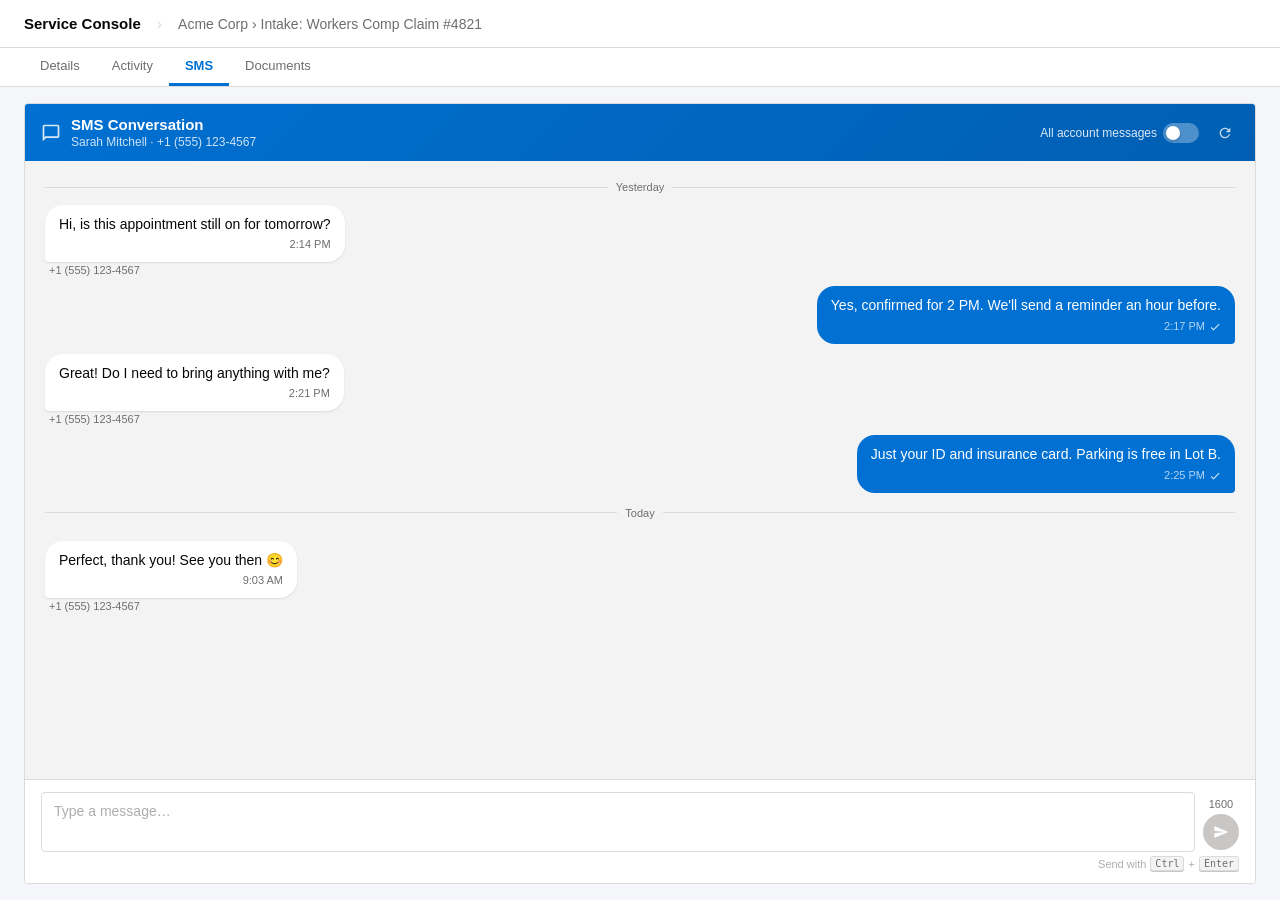
<file: preview/index.html>
<!DOCTYPE html>
<html lang="en">
<head>
<meta charset="UTF-8" />
<meta name="viewport" content="width=device-width, initial-scale=1.0" />
<title>SMS Messaging — FlexiPage Tab Preview</title>
<style>
  *, *::before, *::after { box-sizing: border-box; margin: 0; padding: 0; }
  body { font-family: 'Salesforce Sans', Arial, sans-serif; background: #f4f6f9; display: flex; flex-direction: column; height: 100vh; overflow: hidden; }

  /* ── Simulated Salesforce chrome ── */
  .page-chrome { background:#fff; border-bottom:1px solid #dddbda; padding:0 1.5rem; display:flex; align-items:center; gap:1rem; height:48px; flex-shrink:0; }
  .page-chrome .app-name { font-weight:700; font-size:.9375rem; color:#080707; }
  .page-chrome .record-name { font-size:.875rem; color:#706e6b; }
  .page-chrome .sep { color:#dddbda; }
  .tab-bar { background:#fff; border-bottom:1px solid #dddbda; display:flex; align-items:flex-end; padding:0 1.5rem; flex-shrink:0; }
  .tab { padding:.625rem 1rem; font-size:.8125rem; color:#706e6b; cursor:pointer; border-bottom:3px solid transparent; white-space:nowrap; }
  .tab.active { color:#0070d2; font-weight:600; border-bottom-color:#0070d2; }
  .tab-content { flex:1 1 auto; padding:1rem 1.5rem; overflow:hidden; display:flex; flex-direction:column; }

  /* ── SMS Panel ── */
  .sms-panel { display:flex; flex-direction:column; flex:1 1 auto; background:#fff; border:1px solid #dddbda; border-radius:4px; overflow:hidden; }

  /* Header */
  .sms-panel-header { background:linear-gradient(135deg,#0070d2 0%,#005fb2 100%); padding:.75rem 1rem; display:flex; align-items:center; justify-content:space-between; gap:.75rem; flex-shrink:0; }
  .header-left { display:flex; align-items:center; gap:.625rem; min-width:0; }
  .header-icon { width:20px; height:20px; fill:rgba(255,255,255,.85); flex-shrink:0; }
  .sms-panel-title { color:#fff; font-size:.9375rem; font-weight:700; line-height:1.2; }
  .sms-contact-name { color:rgba(255,255,255,.8); font-size:.75rem; margin-top:1px; }
  .header-right { display:flex; align-items:center; gap:.75rem; flex-shrink:0; }

  /* Toggle */
  .toggle-wrap { display:flex; align-items:center; gap:.375rem; cursor:pointer; user-select:none; }
  .toggle-label { color:rgba(255,255,255,.85); font-size:.75rem; font-weight:500; white-space:nowrap; }
  .toggle-track { position:relative; width:36px; height:20px; background:rgba(255,255,255,.3); border-radius:10px; transition:background .2s; flex-shrink:0; }
  .toggle-track.on { background:#ffd700; }
  .toggle-thumb { position:absolute; top:3px; left:3px; width:14px; height:14px; background:#fff; border-radius:50%; transition:transform .2s; box-shadow:0 1px 3px rgba(0,0,0,.2); }
  .toggle-track.on .toggle-thumb { transform:translateX(16px); }
  .refresh-btn { background:none; border:none; cursor:pointer; color:rgba(255,255,255,.75); width:28px; height:28px; border-radius:50%; display:flex; align-items:center; justify-content:center; transition:background .15s; flex-shrink:0; }
  .refresh-btn:hover { background:rgba(255,255,255,.15); color:#fff; }
  .refresh-btn svg { width:16px; height:16px; fill:currentColor; }

  /* Info bar */
  .sms-info-bar { display:flex; align-items:center; gap:.375rem; padding:.375rem 1rem; background:#fef3e2; border-bottom:1px solid #f9c776; font-size:.75rem; color:#514f4d; flex-shrink:0; }
  .sms-info-bar svg { width:14px; height:14px; fill:#c07900; flex-shrink:0; }

  /* Thread */
  .sms-thread { flex:1 1 auto; overflow-y:auto; padding:1rem 1.25rem; background:#f3f3f3; display:flex; flex-direction:column; }
  .msg-list { list-style:none; display:flex; flex-direction:column; gap:.625rem; }

  .msg { display:flex; flex-direction:column; max-width:75%; }
  .msg.out, .msg.cross-out { align-self:flex-end; align-items:flex-end; }
  .msg.in,  .msg.cross-in  { align-self:flex-start; align-items:flex-start; }

  .bubble { padding:.5625rem .875rem; border-radius:18px; word-break:break-word; line-height:1.45; }
  .msg.out  .bubble { background:#0070d2; color:#fff; border-bottom-right-radius:4px; }
  .msg.in   .bubble { background:#fff; color:#080707; border-bottom-left-radius:4px; box-shadow:0 1px 2px rgba(0,0,0,.1); }

  /* Cross-record bubbles */
  .msg.cross-out .bubble { background:#54698d; color:#fff; border-bottom-right-radius:4px; }
  .msg.cross-in  .bubble { background:#fef3e2; color:#514f4d; border-bottom-left-radius:4px; border-left:3px solid #f9c776; box-shadow:0 1px 2px rgba(0,0,0,.08); }

  .bubble-body { margin:0 0 .2rem; font-size:.875rem; }
  .bubble-meta { display:flex; align-items:center; gap:4px; justify-content:flex-end; }
  .bubble-time { font-size:.6875rem; opacity:.7; white-space:nowrap; }
  .msg.in .bubble-time, .msg.cross-in .bubble-time { color:#706e6b; opacity:1; }
  .status-icon { width:12px; height:12px; fill:rgba(255,255,255,.85); }

  /* Cross-record badge */
  .cross-badge { display:inline-flex; align-items:center; gap:.25rem; padding:.125rem .5rem; border-radius:10px; background:rgba(84,105,141,.12); border:1px solid rgba(84,105,141,.25); font-size:.6875rem; color:#3e4f6b; font-weight:600; margin-bottom:3px; white-space:nowrap; max-width:100%; overflow:hidden; text-overflow:ellipsis; }
  .cross-badge svg { width:11px; height:11px; fill:#3e4f6b; flex-shrink:0; }
  .msg.cross-in .cross-badge { background:rgba(249,199,118,.2); border-color:rgba(249,199,118,.5); color:#7a5500; }
  .msg.cross-in .cross-badge svg { fill:#7a5500; }

  .sender-label { font-size:.6875rem; color:#706e6b; margin-top:2px; padding-left:4px; }
  .date-divider { display:flex; align-items:center; gap:.5rem; margin:.25rem 0 .75rem; }
  .date-divider::before, .date-divider::after { content:''; flex:1; height:1px; background:#dddbda; }
  .date-divider span { font-size:.6875rem; color:#706e6b; white-space:nowrap; }

  /* Compose */
  .sms-compose-footer { flex-shrink:0; padding:.75rem 1rem; background:#fff; border-top:1px solid #dddbda; }
  .compose-area { display:flex; align-items:flex-end; gap:.5rem; }
  .compose-input { flex:1; border:1px solid #dddbda; border-radius:4px; padding:.5rem .75rem; font-size:.875rem; font-family:inherit; resize:none; outline:none; height:60px; line-height:1.45; color:#080707; transition:border-color .15s; }
  .compose-input:focus { border-color:#0070d2; box-shadow:0 0 0 2px rgba(0,112,210,.2); }
  .compose-input::placeholder { color:#b0adab; }
  .compose-actions { display:flex; flex-direction:column; align-items:center; gap:4px; padding-bottom:2px; }
  .char-count { font-size:.6875rem; color:#706e6b; min-width:28px; text-align:center; }
  .send-btn { background:#0070d2; border:none; border-radius:50%; width:36px; height:36px; display:flex; align-items:center; justify-content:center; cursor:pointer; transition:background .15s; }
  .send-btn:hover { background:#005fb2; }
  .send-btn:disabled { background:#c9c7c5; cursor:not-allowed; }
  .send-btn svg { width:16px; height:16px; fill:#fff; }
  .hint-bar { display:flex; align-items:center; justify-content:flex-end; gap:4px; margin-top:4px; }
  .hint-bar span { font-size:.6875rem; color:#b0adab; }
  kbd { display:inline-block; padding:1px 4px; border:1px solid #dddbda; border-radius:3px; font-size:.625rem; font-family:monospace; background:#f3f3f3; color:#706e6b; box-shadow:0 1px 0 #c9c7c5; }
</style>
</head>
<body>

<div class="page-chrome">
  <span class="app-name">Service Console</span>
  <span class="sep">›</span>
  <span class="record-name">Acme Corp › Intake: Workers Comp Claim #4821</span>
</div>
<div class="tab-bar">
  <div class="tab">Details</div>
  <div class="tab">Activity</div>
  <div class="tab active">SMS</div>
  <div class="tab">Documents</div>
</div>

<div class="tab-content">
  <div class="sms-panel">

    <!-- Header -->
    <div class="sms-panel-header">
      <div class="header-left">
        <svg class="header-icon" viewBox="0 0 24 24"><path d="M20 2H4c-1.1 0-2 .9-2 2v18l4-4h14c1.1 0 2-.9 2-2V4c0-1.1-.9-2-2-2zm0 14H5.17L4 17.17V4h16v12z"/></svg>
        <div>
          <div class="sms-panel-title">SMS Conversation</div>
          <div class="sms-contact-name">Sarah Mitchell · +1 (555) 123-4567</div>
        </div>
      </div>
      <div class="header-right">
        <!-- Toggle -->
        <div class="toggle-wrap" onclick="toggleShowAll()">
          <span class="toggle-label">All account messages</span>
          <div class="toggle-track" id="toggleTrack">
            <div class="toggle-thumb"></div>
          </div>
        </div>
        <button class="refresh-btn" title="Refresh">
          <svg viewBox="0 0 24 24"><path d="M17.65 6.35C16.2 4.9 14.21 4 12 4c-4.42 0-7.99 3.58-7.99 8s3.57 8 7.99 8c3.73 0 6.84-2.55 7.73-6h-2.08c-.82 2.33-3.04 4-5.65 4-3.31 0-6-2.69-6-6s2.69-6 6-6c1.66 0 3.14.69 4.22 1.78L13 11h7V4l-2.35 2.35z"/></svg>
        </button>
      </div>
    </div>

    <!-- Info bar (hidden until toggle on) -->
    <div class="sms-info-bar" id="infoBar" style="display:none">
      <svg viewBox="0 0 24 24"><path d="M12 2C6.48 2 2 6.48 2 12s4.48 10 10 10 10-4.48 10-10S17.52 2 12 2zm1 15h-2v-6h2v6zm0-8h-2V7h2v2z"/></svg>
      <span>Showing all messages for this account &mdash; <strong>highlighted messages belong to other records</strong></span>
    </div>

    <!-- Thread -->
    <div class="sms-thread" id="thread">
      <div class="date-divider"><span>Yesterday</span></div>
      <ul class="msg-list" id="msgList">

        <li class="msg in">
          <div class="bubble"><p class="bubble-body">Hi, is this appointment still on for tomorrow?</p>
            <div class="bubble-meta"><span class="bubble-time">2:14 PM</span></div></div>
          <span class="sender-label">+1 (555) 123-4567</span>
        </li>

        <li class="msg out">
          <div class="bubble"><p class="bubble-body">Yes, confirmed for 2 PM. We'll send a reminder an hour before.</p>
            <div class="bubble-meta"><span class="bubble-time">2:17 PM</span>
              <svg class="status-icon" viewBox="0 0 24 24"><path d="M9 16.17L4.83 12l-1.42 1.41L9 19 21 7l-1.41-1.41z"/></svg>
            </div></div>
        </li>

        <li class="msg in">
          <div class="bubble"><p class="bubble-body">Great! Do I need to bring anything with me?</p>
            <div class="bubble-meta"><span class="bubble-time">2:21 PM</span></div></div>
          <span class="sender-label">+1 (555) 123-4567</span>
        </li>

        <li class="msg out">
          <div class="bubble"><p class="bubble-body">Just your ID and insurance card. Parking is free in Lot B.</p>
            <div class="bubble-meta"><span class="bubble-time">2:25 PM</span>
              <svg class="status-icon" viewBox="0 0 24 24"><path d="M9 16.17L4.83 12l-1.42 1.41L9 19 21 7l-1.41-1.41z"/></svg>
            </div></div>
        </li>

        <div class="date-divider"><span>Today</span></div>

        <li class="msg in">
          <div class="bubble"><p class="bubble-body">Perfect, thank you! See you then 😊</p>
            <div class="bubble-meta"><span class="bubble-time">9:03 AM</span></div></div>
          <span class="sender-label">+1 (555) 123-4567</span>
        </li>

      </ul>
    </div>

    <!-- Compose -->
    <div class="sms-compose-footer">
      <div class="compose-area">
        <textarea id="composeInput" class="compose-input" placeholder="Type a message…"
          oninput="updateCount()" onkeydown="handleKey(event)"></textarea>
        <div class="compose-actions">
          <span class="char-count" id="charCount">1600</span>
          <button class="send-btn" id="sendBtn" onclick="sendMessage()" disabled>
            <svg viewBox="0 0 24 24"><path d="M2.01 21L23 12 2.01 3 2 10l15 2-15 2z"/></svg>
          </button>
        </div>
      </div>
      <div class="hint-bar"><span>Send with</span><kbd>Ctrl</kbd><span>+</span><kbd>Enter</kbd></div>
    </div>

  </div>
</div>

<script>
  const thread = document.getElementById('thread');
  thread.scrollTop = thread.scrollHeight;

  let showAll = false;

  // Cross-record messages injected when toggle is ON
  const crossMsgs = [
    { dir:'cross-out', body:'Your renewal documents are ready for your review.',   time:'2:19 PM', record:'Matter: Acme Renewal 2025' },
    { dir:'cross-in',  body:'Thanks, I will take a look this afternoon.',          time:'2:20 PM', record:'Matter: Acme Renewal 2025', sender:'+1 (555) 123-4567' },
    { dir:'cross-out', body:'Following up on your general account inquiry — please let us know if you need anything else.', time:'9:45 AM', record:'Acme Corp (Account)' },
  ];

  function toggleShowAll() {
    showAll = !showAll;
    document.getElementById('toggleTrack').classList.toggle('on', showAll);
    document.getElementById('infoBar').style.display = showAll ? 'flex' : 'none';

    // Remove existing cross-record messages
    document.querySelectorAll('.cross-msg-item').forEach(el => el.remove());
    document.querySelectorAll('.cross-divider').forEach(el => el.remove());

    if (showAll) {
      const list = document.getElementById('msgList');

      // Insert first two cross messages after the first outbound bubble,
      // advancing the anchor each time to preserve order.
      let anchor = list.children[1];
      crossMsgs.slice(0, 2).forEach(m => {
        const li = buildCrossMsgEl(m);
        anchor.insertAdjacentElement('afterend', li);
        anchor = li;
      });

      // Append third cross message (today) at the end of the list
      list.appendChild(buildCrossMsgEl(crossMsgs[2]));
      thread.scrollTop = thread.scrollHeight;
    }
  }

  function buildCrossMsgEl(m) {
    const li = document.createElement('li');
    li.className = `msg ${m.dir} cross-msg-item`;
    const statusSvg = m.dir === 'cross-out'
      ? `<svg class="status-icon" viewBox="0 0 24 24"><path d="M9 16.17L4.83 12l-1.42 1.41L9 19 21 7l-1.41-1.41z"/></svg>`
      : '';
    const senderEl = m.sender ? `<span class="sender-label">${esc(m.sender)}</span>` : '';
    const recordIcon = `<svg viewBox="0 0 24 24"><path d="M20 6h-2.18c.07-.44.18-.88.18-1 0-2.21-1.79-4-4-4s-4 1.79-4 4c0 .12.11.56.18 1H8c-1.1 0-2 .9-2 2v12c0 1.1.9 2 2 2h12c1.1 0 2-.9 2-2V8c0-1.1-.9-2-2-2z"/></svg>`;
    li.innerHTML = `
      <div class="cross-badge">${recordIcon}${esc(m.record)}</div>
      <div class="bubble">
        <p class="bubble-body">${esc(m.body)}</p>
        <div class="bubble-meta"><span class="bubble-time">${m.time}</span>${statusSvg}</div>
      </div>${senderEl}`;
    return li;
  }

  function updateCount() {
    const v = document.getElementById('composeInput').value;
    document.getElementById('charCount').textContent = 1600 - v.length;
    document.getElementById('sendBtn').disabled = !v.trim();
  }

  function handleKey(e) {
    if (e.key === 'Enter' && (e.ctrlKey || e.metaKey)) { e.preventDefault(); sendMessage(); }
  }

  function sendMessage() {
    const input = document.getElementById('composeInput');
    const body  = input.value.trim();
    if (!body) return;
    appendMsg('out', body);
    input.value = '';
    updateCount();
    setTimeout(() => {
      appendMsg('in', 'Got it, thanks!', '+1 (555) 123-4567');
    }, 1600);
  }

  function appendMsg(dir, text, sender) {
    const now = new Date().toLocaleTimeString([], { hour:'2-digit', minute:'2-digit' });
    const li = document.createElement('li');
    li.className = `msg ${dir}`;
    const statusSvg = dir === 'out' ? `<svg class="status-icon" viewBox="0 0 24 24" style="fill:rgba(255,255,255,.6)"><path d="M12 2C6.48 2 2 6.48 2 12s4.48 10 10 10 10-4.48 10-10S17.52 2 12 2zm1 15h-2v-6h2v6zm0-8h-2V7h2v2z"/></svg>` : '';
    const senderEl = sender ? `<span class="sender-label">${esc(sender)}</span>` : '';
    li.innerHTML = `<div class="bubble"><p class="bubble-body">${esc(text)}</p><div class="bubble-meta"><span class="bubble-time">${now}</span>${statusSvg}</div></div>${senderEl}`;
    document.getElementById('msgList').appendChild(li);
    thread.scrollTop = thread.scrollHeight;
  }

  function esc(s) {
    return String(s).replace(/&/g,'&amp;').replace(/</g,'&lt;').replace(/>/g,'&gt;').replace(/"/g,'&quot;');
  }
</script>
</body>
</html>
</file>
